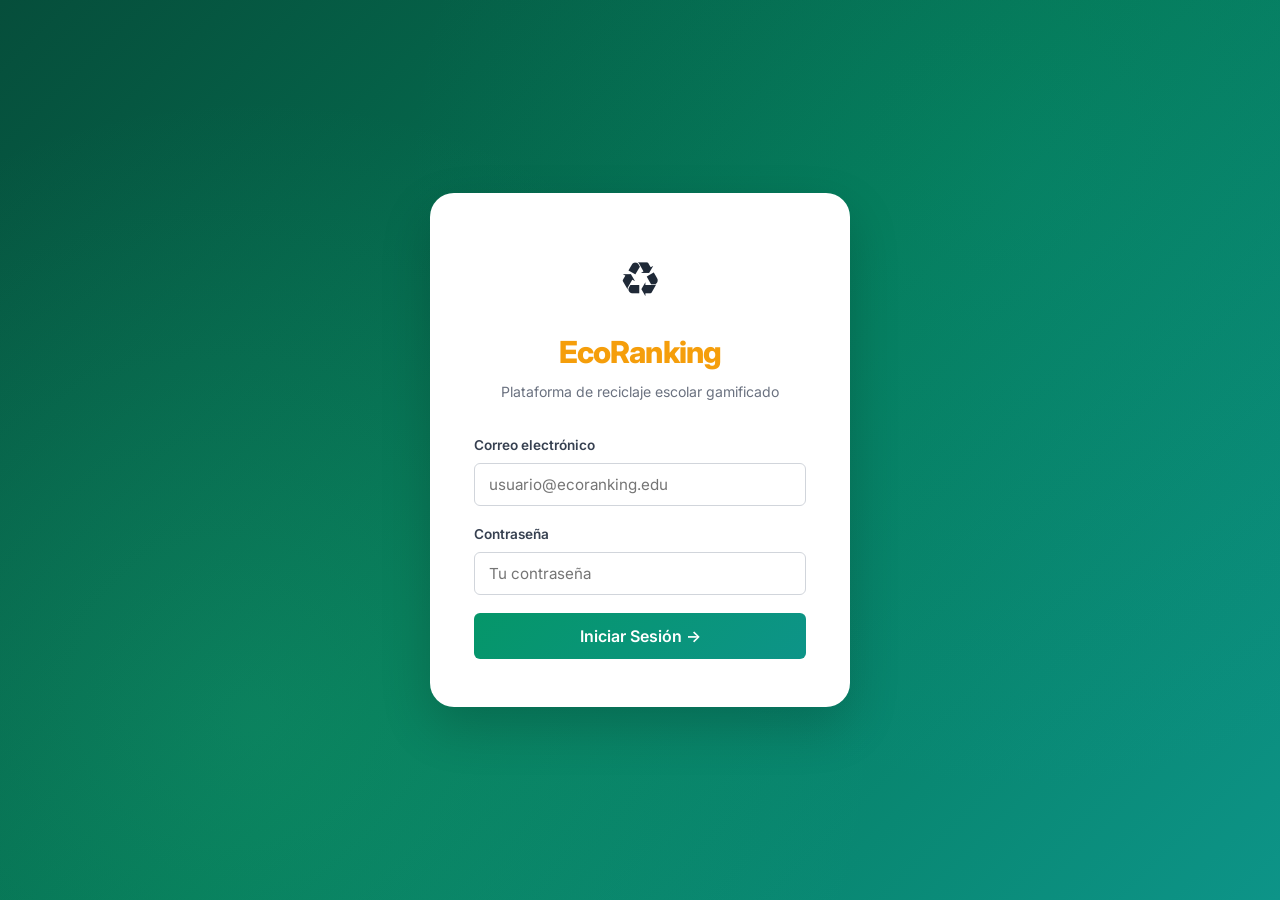
<file: ecoranking.html>
<!DOCTYPE html>
<html lang="es">
<head>
  <meta charset="UTF-8" />
  <meta name="viewport" content="width=device-width, initial-scale=1.0" />
  <title>EcoRanking — Sistema de Reciclaje Escolar</title>
  <meta name="description" content="Plataforma gamificada de reciclaje escolar. Estudiantes, directores de grupo y administrador." />
  <link rel="stylesheet" href="app.css" />
  <link rel="icon" href="data:image/svg+xml,<svg xmlns='http://www.w3.org/2000/svg' viewBox='0 0 100 100'><text y='.9em' font-size='90'>♻️</text></svg>" />
</head>
<body>

<!-- ═══════════════════════════════════════════
     PÁGINA DE LOGIN
═══════════════════════════════════════════ -->
<div id="login-page">
  <div class="login-card">

    <div class="login-logo">
      <span class="eco-icon">♻️</span>
      <h1><span>Eco</span><span style="color:var(--amber-500);">Ranking</span></h1>
      <p>Plataforma de reciclaje escolar gamificado</p>
    </div>

    <div id="login-error"></div>

    <form id="login-form">
      <div class="form-group">
        <label for="email">Correo electrónico</label>
        <input type="email" id="email" placeholder="usuario@ecoranking.edu" autocomplete="email" required />
      </div>
      <div class="form-group">
        <label for="password">Contraseña</label>
        <input type="password" id="password" placeholder="Tu contraseña" autocomplete="current-password" required />
      </div>
      <button type="submit" class="btn btn-primary">Iniciar Sesión →</button>
    </form>

  </div>
</div>

<!-- ═══════════════════════════════════════════
     APP PRINCIPAL
═══════════════════════════════════════════ -->
<div id="app-page">

  <!-- ── NAVBAR ── -->
  <nav class="navbar">
    <div class="navbar-brand">
      <span>♻️</span>
      <span><span class="brand-eco">Eco</span><span class="brand-rank">Ranking</span></span>
    </div>

    <div class="navbar-center" id="nav-tabs">
      <!-- Se genera dinámicamente según rol -->
    </div>

    <div class="navbar-right">
      <div class="user-pill">
        <div class="user-avatar" id="nav-avatar"></div>
        <div class="user-info">
          <div class="user-name" id="nav-name"></div>
          <div class="user-role" id="nav-role"></div>
        </div>
      </div>
      <button class="btn-logout" id="btn-logout">Salir</button>
    </div>
  </nav>

  <!-- ── CONTENIDO PRINCIPAL ── -->
  <main class="app-main">

    <!-- ====================================================
         VISTAS ESTUDIANTE
    ==================================================== -->
    <section class="page-section" id="est-dashboard"></section>
    <section class="page-section" id="est-ranking"></section>
    <section class="page-section" id="est-historial"></section>

    <!-- ====================================================
         VISTAS DIRECTOR DE GRUPO
    ==================================================== -->
    <section class="page-section" id="dir-salon"></section>
    <section class="page-section" id="dir-ranking"></section>
    <section class="page-section" id="dir-historial"></section>

    <!-- ====================================================
         VISTAS ADMINISTRADOR
    ==================================================== -->
    <section class="page-section" id="admin-dashboard"></section>
    <section class="page-section" id="admin-ranking"></section>
    <section class="page-section" id="admin-salones"></section>
    <section class="page-section" id="admin-puntos"></section>
    <section class="page-section" id="admin-historial"></section>
    <section class="page-section" id="admin-usuarios"></section>

  </main>
</div>

<!-- ── TOASTS ── -->
<div id="toast-container" class="toast-container"></div>

<script src="app.js"></script>
</body>
</html>
</file>
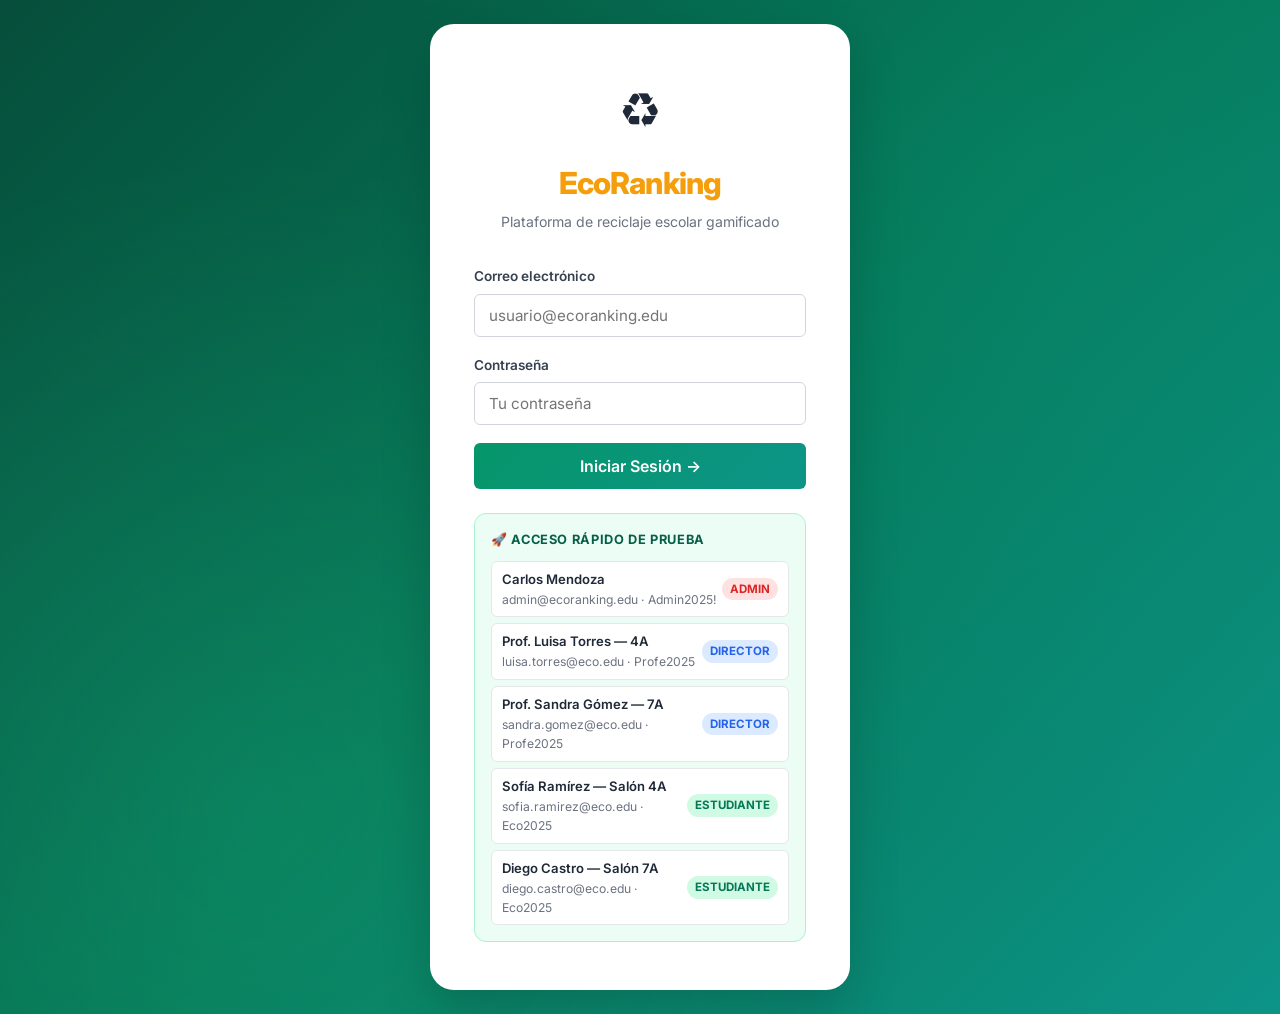
<file: code_sandbox_light_git_1b9f2f44_1794417684/ecoranking.html>
<!DOCTYPE html>
<html lang="es">
<head>
  <meta charset="UTF-8" />
  <meta name="viewport" content="width=device-width, initial-scale=1.0" />
  <title>EcoRanking — Sistema de Reciclaje Escolar</title>
  <meta name="description" content="Plataforma gamificada de reciclaje escolar. Estudiantes, directores de grupo y administrador." />
  <link rel="stylesheet" href="app.css" />
  <link rel="icon" href="data:image/svg+xml,<svg xmlns='http://www.w3.org/2000/svg' viewBox='0 0 100 100'><text y='.9em' font-size='90'>♻️</text></svg>" />
</head>
<body>

<!-- ═══════════════════════════════════════════
     PÁGINA DE LOGIN
═══════════════════════════════════════════ -->
<div id="login-page">
  <div class="login-card">

    <div class="login-logo">
      <span class="eco-icon">♻️</span>
      <h1><span>Eco</span><span style="color:var(--amber-500);">Ranking</span></h1>
      <p>Plataforma de reciclaje escolar gamificado</p>
    </div>

    <div id="login-error"></div>

    <form id="login-form">
      <div class="form-group">
        <label for="email">Correo electrónico</label>
        <input type="email" id="email" placeholder="usuario@ecoranking.edu" autocomplete="email" required />
      </div>
      <div class="form-group">
        <label for="password">Contraseña</label>
        <input type="password" id="password" placeholder="Tu contraseña" autocomplete="current-password" required />
      </div>
      <button type="submit" class="btn btn-primary">Iniciar Sesión →</button>
    </form>

    <!-- Acceso rápido demo -->
    <div class="login-demo">
      <h4>🚀 Acceso rápido de prueba</h4>

      <div class="demo-item" onclick="fillDemo('admin@ecoranking.edu','Admin2025!')">
        <div class="demo-info">
          <div class="demo-name">Carlos Mendoza</div>
          <div class="demo-email">admin@ecoranking.edu · Admin2025!</div>
        </div>
        <span class="demo-badge badge-admin">Admin</span>
      </div>

      <div class="demo-item" onclick="fillDemo('luisa.torres@eco.edu','Profe2025')">
        <div class="demo-info">
          <div class="demo-name">Prof. Luisa Torres — 4A</div>
          <div class="demo-email">luisa.torres@eco.edu · Profe2025</div>
        </div>
        <span class="demo-badge badge-director">Director</span>
      </div>

      <div class="demo-item" onclick="fillDemo('sandra.gomez@eco.edu','Profe2025')">
        <div class="demo-info">
          <div class="demo-name">Prof. Sandra Gómez — 7A</div>
          <div class="demo-email">sandra.gomez@eco.edu · Profe2025</div>
        </div>
        <span class="demo-badge badge-director">Director</span>
      </div>

      <div class="demo-item" onclick="fillDemo('sofia.ramirez@eco.edu','Eco2025')">
        <div class="demo-info">
          <div class="demo-name">Sofía Ramírez — Salón 4A</div>
          <div class="demo-email">sofia.ramirez@eco.edu · Eco2025</div>
        </div>
        <span class="demo-badge badge-student">Estudiante</span>
      </div>

      <div class="demo-item" onclick="fillDemo('diego.castro@eco.edu','Eco2025')">
        <div class="demo-info">
          <div class="demo-name">Diego Castro — Salón 7A</div>
          <div class="demo-email">diego.castro@eco.edu · Eco2025</div>
        </div>
        <span class="demo-badge badge-student">Estudiante</span>
      </div>

    </div>
  </div>
</div>

<!-- ═══════════════════════════════════════════
     APP PRINCIPAL
═══════════════════════════════════════════ -->
<div id="app-page">

  <!-- ── NAVBAR ── -->
  <nav class="navbar">
    <div class="navbar-brand">
      <span>♻️</span>
      <span><span class="brand-eco">Eco</span><span class="brand-rank">Ranking</span></span>
    </div>

    <div class="navbar-center" id="nav-tabs">
      <!-- Se genera dinámicamente según rol -->
    </div>

    <div class="navbar-right">
      <div class="user-pill">
        <div class="user-avatar" id="nav-avatar"></div>
        <div class="user-info">
          <div class="user-name" id="nav-name"></div>
          <div class="user-role" id="nav-role"></div>
        </div>
      </div>
      <button class="btn-logout" id="btn-logout">Salir</button>
    </div>
  </nav>

  <!-- ── CONTENIDO PRINCIPAL ── -->
  <main class="app-main">

    <!-- ====================================================
         VISTAS ESTUDIANTE
    ==================================================== -->
    <section class="page-section" id="est-dashboard"></section>
    <section class="page-section" id="est-ranking"></section>
    <section class="page-section" id="est-historial"></section>

    <!-- ====================================================
         VISTAS DIRECTOR DE GRUPO
    ==================================================== -->
    <section class="page-section" id="dir-salon"></section>
    <section class="page-section" id="dir-ranking"></section>
    <section class="page-section" id="dir-historial"></section>

    <!-- ====================================================
         VISTAS ADMINISTRADOR
    ==================================================== -->
    <section class="page-section" id="admin-dashboard"></section>
    <section class="page-section" id="admin-ranking"></section>
    <section class="page-section" id="admin-salones"></section>
    <section class="page-section" id="admin-puntos"></section>
    <section class="page-section" id="admin-historial"></section>
    <section class="page-section" id="admin-usuarios"></section>

  </main>
</div>

<!-- ── TOASTS ── -->
<div id="toast-container" class="toast-container"></div>

<script src="app.js"></script>
</body>
</html>
</file>
<file: app.css>
/* ================================================================
   EcoRanking App — Estilos principales
   ================================================================ */
@import url('https://fonts.googleapis.com/css2?family=Inter:wght@300;400;500;600;700;800&display=swap');

*, *::before, *::after { box-sizing: border-box; margin: 0; padding: 0; }

:root {
  --green-900: #064e3b;
  --green-800: #065f46;
  --green-700: #047857;
  --green-600: #059669;
  --green-500: #10b981;
  --green-400: #34d399;
  --green-200: #a7f3d0;
  --green-100: #d1fae5;
  --green-50:  #ecfdf5;

  --teal-700: #0f766e;
  --teal-600: #0d9488;
  --teal-500: #14b8a6;
  --teal-100: #ccfbf1;
  --teal-50:  #f0fdfa;

  --amber-600: #d97706;
  --amber-500: #f59e0b;
  --amber-400: #fbbf24;
  --amber-100: #fef3c7;
  --amber-50:  #fffbeb;

  --red-600:  #dc2626;
  --red-500:  #ef4444;
  --red-100:  #fee2e2;
  --red-50:   #fef2f2;

  --blue-600: #2563eb;
  --blue-500: #3b82f6;
  --blue-100: #dbeafe;
  --blue-50:  #eff6ff;

  --gray-900: #111827;
  --gray-800: #1f2937;
  --gray-700: #374151;
  --gray-600: #4b5563;
  --gray-500: #6b7280;
  --gray-400: #9ca3af;
  --gray-300: #d1d5db;
  --gray-200: #e5e7eb;
  --gray-100: #f3f4f6;
  --gray-50:  #f9fafb;
  --white:    #ffffff;

  --shadow-sm: 0 1px 3px rgba(0,0,0,.08);
  --shadow-md: 0 4px 16px rgba(0,0,0,.10);
  --shadow-lg: 0 10px 32px rgba(0,0,0,.13);
  --shadow-xl: 0 20px 50px rgba(0,0,0,.18);

  --radius-sm: 6px;
  --radius-md: 12px;
  --radius-lg: 18px;
  --radius-xl: 24px;

  --font: 'Inter', system-ui, sans-serif;
  --tr: .2s cubic-bezier(.4,0,.2,1);
}

html { font-size: 16px; scroll-behavior: smooth; }
body {
  font-family: var(--font);
  background: var(--gray-50);
  color: var(--gray-800);
  min-height: 100vh;
  line-height: 1.6;
}

/* ── Scrollbar ── */
::-webkit-scrollbar { width: 6px; }
::-webkit-scrollbar-track { background: var(--gray-100); }
::-webkit-scrollbar-thumb { background: var(--green-400); border-radius: 4px; }

/* ================================================================
   LOGIN
   ================================================================ */
#login-page {
  min-height: 100vh;
  display: flex;
  align-items: center;
  justify-content: center;
  background: linear-gradient(135deg, var(--green-900) 0%, var(--green-700) 50%, var(--teal-600) 100%);
  padding: 24px;
  position: relative;
  overflow: hidden;
}

#login-page::before {
  content: '';
  position: absolute;
  inset: 0;
  background: radial-gradient(circle at 20% 80%, rgba(52,211,153,.15) 0%, transparent 50%),
              radial-gradient(circle at 80% 20%, rgba(20,184,166,.1) 0%, transparent 50%);
}

.login-card {
  background: var(--white);
  border-radius: var(--radius-xl);
  box-shadow: var(--shadow-xl);
  padding: 48px 44px;
  width: 100%;
  max-width: 420px;
  position: relative;
  z-index: 1;
  animation: fadeInUp .4s ease;
}

@keyframes fadeInUp {
  from { opacity: 0; transform: translateY(20px); }
  to   { opacity: 1; transform: translateY(0); }
}

.login-logo {
  text-align: center;
  margin-bottom: 32px;
}

.login-logo .eco-icon {
  font-size: 3rem;
  display: block;
  margin-bottom: 10px;
}

.login-logo h1 {
  font-size: 1.9rem;
  font-weight: 800;
  color: var(--green-800);
  letter-spacing: -0.03em;
}

.login-logo h1 span { color: var(--amber-500); }

.login-logo p {
  font-size: 0.88rem;
  color: var(--gray-500);
  margin-top: 4px;
}

.form-group {
  margin-bottom: 18px;
}

.form-group label {
  display: block;
  font-size: 0.85rem;
  font-weight: 600;
  color: var(--gray-700);
  margin-bottom: 6px;
}

.form-group input, .form-group select, .form-group textarea {
  width: 100%;
  padding: 11px 14px;
  border: 1.5px solid var(--gray-300);
  border-radius: var(--radius-sm);
  font-size: 0.95rem;
  font-family: var(--font);
  color: var(--gray-800);
  background: var(--white);
  transition: var(--tr);
  outline: none;
}

.form-group input:focus, .form-group select:focus, .form-group textarea:focus {
  border-color: var(--green-500);
  box-shadow: 0 0 0 3px rgba(16,185,129,.12);
}

.form-group .input-hint {
  font-size: 0.76rem;
  color: var(--gray-400);
  margin-top: 4px;
}

.btn {
  display: inline-flex;
  align-items: center;
  justify-content: center;
  gap: 8px;
  padding: 11px 20px;
  border-radius: var(--radius-sm);
  font-size: 0.9rem;
  font-weight: 600;
  font-family: var(--font);
  cursor: pointer;
  border: none;
  transition: var(--tr);
  text-decoration: none;
  white-space: nowrap;
}

.btn-primary {
  background: linear-gradient(135deg, var(--green-600), var(--teal-600));
  color: white;
  width: 100%;
  padding: 13px;
  font-size: 1rem;
}
.btn-primary:hover { transform: translateY(-1px); box-shadow: 0 4px 14px rgba(16,185,129,.4); }
.btn-primary:active { transform: translateY(0); }

.btn-success { background: var(--green-500); color: white; }
.btn-success:hover { background: var(--green-600); }

.btn-danger  { background: var(--red-500); color: white; }
.btn-danger:hover  { background: var(--red-600); }

.btn-warning { background: var(--amber-500); color: white; }
.btn-warning:hover { background: var(--amber-600); }

.btn-secondary { background: var(--gray-200); color: var(--gray-700); }
.btn-secondary:hover { background: var(--gray-300); }

.btn-ghost { background: transparent; color: var(--green-700); border: 1.5px solid var(--green-300); }
.btn-ghost:hover { background: var(--green-50); }

.btn-sm { padding: 7px 14px; font-size: 0.82rem; }
.btn-lg { padding: 14px 28px; font-size: 1rem; }

#login-error {
  background: var(--red-50);
  border: 1px solid #fca5a5;
  color: var(--red-600);
  border-radius: var(--radius-sm);
  padding: 10px 14px;
  font-size: 0.88rem;
  margin-bottom: 16px;
  display: none;
}

/* ================================================================
   APP LAYOUT
   ================================================================ */
#app-page { display: none; min-height: 100vh; flex-direction: column; }
#app-page.visible { display: flex; }

/* ── Navbar ── */
.navbar {
  background: linear-gradient(135deg, var(--green-900), var(--green-800));
  color: white;
  padding: 0 24px;
  height: 64px;
  display: flex;
  align-items: center;
  gap: 16px;
  box-shadow: var(--shadow-md);
  position: sticky;
  top: 0;
  z-index: 100;
}

.navbar-brand {
  font-size: 1.3rem;
  font-weight: 800;
  letter-spacing: -0.02em;
  display: flex;
  align-items: center;
  gap: 8px;
}

.navbar-brand .brand-eco  { color: var(--green-300); }
.navbar-brand .brand-rank { color: var(--amber-400); }

.navbar-center {
  flex: 1;
  display: flex;
  align-items: center;
  gap: 4px;
}

.nav-tab {
  padding: 7px 14px;
  border-radius: 8px;
  font-size: 0.85rem;
  font-weight: 600;
  color: rgba(255,255,255,.65);
  cursor: pointer;
  transition: var(--tr);
  display: flex;
  align-items: center;
  gap: 6px;
  border: none;
  background: transparent;
  font-family: var(--font);
}

.nav-tab:hover { background: rgba(255,255,255,.1); color: white; }
.nav-tab.active { background: rgba(255,255,255,.15); color: white; }

.navbar-right {
  display: flex;
  align-items: center;
  gap: 12px;
}

.user-pill {
  display: flex;
  align-items: center;
  gap: 10px;
  background: rgba(255,255,255,.12);
  border-radius: 50px;
  padding: 6px 14px 6px 8px;
}

.user-avatar {
  width: 32px; height: 32px;
  border-radius: 50%;
  display: flex;
  align-items: center;
  justify-content: center;
  font-size: 1rem;
  font-weight: 700;
  color: white;
  flex-shrink: 0;
}

.avatar-admin    { background: linear-gradient(135deg, var(--red-500), #9333ea); }
.avatar-director { background: linear-gradient(135deg, var(--blue-500), var(--teal-600)); }
.avatar-student  { background: linear-gradient(135deg, var(--green-500), var(--teal-500)); }

.user-info { line-height: 1.2; }
.user-name { font-size: 0.82rem; font-weight: 600; color: white; }
.user-role { font-size: 0.72rem; color: rgba(255,255,255,.65); text-transform: uppercase; letter-spacing: .05em; }

.btn-logout {
  background: rgba(255,255,255,.12);
  border: 1px solid rgba(255,255,255,.2);
  color: white;
  border-radius: 8px;
  padding: 7px 12px;
  font-size: 0.82rem;
  font-weight: 600;
  cursor: pointer;
  transition: var(--tr);
  font-family: var(--font);
}
.btn-logout:hover { background: rgba(255,255,255,.22); }

/* ── Main content ── */
.app-main {
  flex: 1;
  padding: 28px 28px 48px;
  max-width: 1200px;
  margin: 0 auto;
  width: 100%;
}

/* ── Page sections ── */
.page-section { display: none; }
.page-section.active { display: block; animation: fadeInUp .3s ease; }

/* ── Page header ── */
.page-header {
  margin-bottom: 28px;
}

.page-header h2 {
  font-size: 1.6rem;
  font-weight: 800;
  color: var(--gray-900);
  letter-spacing: -0.02em;
  margin-bottom: 4px;
  display: flex;
  align-items: center;
  gap: 10px;
}

.page-header p {
  color: var(--gray-500);
  font-size: 0.92rem;
}

/* ================================================================
   CARDS Y COMPONENTES
   ================================================================ */
.card {
  background: var(--white);
  border-radius: var(--radius-lg);
  box-shadow: var(--shadow-sm);
  border: 1px solid var(--gray-200);
  overflow: hidden;
}

.card-header {
  padding: 18px 22px 16px;
  border-bottom: 1px solid var(--gray-100);
  display: flex;
  align-items: center;
  justify-content: space-between;
  gap: 12px;
}

.card-header h3 {
  font-size: 1rem;
  font-weight: 700;
  color: var(--gray-900);
  display: flex;
  align-items: center;
  gap: 8px;
}

.card-body { padding: 22px; }
.card-body-sm { padding: 16px 22px; }

/* ── KPI Stats ── */
.stats-grid {
  display: grid;
  grid-template-columns: repeat(auto-fit, minmax(180px, 1fr));
  gap: 16px;
  margin-bottom: 28px;
}

.stat-card {
  background: var(--white);
  border-radius: var(--radius-md);
  padding: 20px;
  border: 1px solid var(--gray-200);
  box-shadow: var(--shadow-sm);
  position: relative;
  overflow: hidden;
  transition: var(--tr);
}

.stat-card:hover { box-shadow: var(--shadow-md); transform: translateY(-2px); }

.stat-card::before {
  content: '';
  position: absolute;
  top: 0; left: 0; right: 0;
  height: 3px;
}

.stat-green::before  { background: linear-gradient(90deg, var(--green-500), var(--teal-500)); }
.stat-amber::before  { background: linear-gradient(90deg, var(--amber-500), var(--amber-400)); }
.stat-blue::before   { background: linear-gradient(90deg, var(--blue-500), var(--teal-500)); }
.stat-red::before    { background: linear-gradient(90deg, var(--red-500), #f97316); }

.stat-icon { font-size: 1.8rem; margin-bottom: 10px; }
.stat-value {
  font-size: 2rem;
  font-weight: 800;
  color: var(--gray-900);
  line-height: 1;
  margin-bottom: 4px;
}
.stat-label {
  font-size: 0.78rem;
  color: var(--gray-500);
  font-weight: 600;
  text-transform: uppercase;
  letter-spacing: .05em;
}
.stat-sub {
  font-size: 0.8rem;
  color: var(--green-600);
  font-weight: 500;
  margin-top: 4px;
}

/* ── Tables ── */
.eco-table {
  width: 100%;
  border-collapse: collapse;
  font-size: 0.9rem;
}

.eco-table th {
  background: var(--gray-50);
  color: var(--gray-600);
  font-size: 0.78rem;
  font-weight: 700;
  text-transform: uppercase;
  letter-spacing: .06em;
  padding: 11px 16px;
  text-align: left;
  border-bottom: 2px solid var(--gray-200);
}

.eco-table td {
  padding: 13px 16px;
  border-bottom: 1px solid var(--gray-100);
  color: var(--gray-700);
  vertical-align: middle;
}

.eco-table tr:last-child td { border-bottom: none; }
.eco-table tbody tr:hover td { background: var(--green-50); }

/* ── Badges ── */
.badge {
  display: inline-flex;
  align-items: center;
  gap: 4px;
  padding: 3px 10px;
  border-radius: 50px;
  font-size: 0.76rem;
  font-weight: 700;
  text-transform: uppercase;
  letter-spacing: .04em;
}

.badge-green   { background: var(--green-100);  color: var(--green-800); }
.badge-amber   { background: var(--amber-100);  color: var(--amber-600); }
.badge-red     { background: var(--red-100);    color: var(--red-600); }
.badge-blue    { background: var(--blue-100);   color: var(--blue-600); }
.badge-teal    { background: var(--teal-100);   color: var(--teal-700); }
.badge-gray    { background: var(--gray-100);   color: var(--gray-600); }

/* ── Ranking podio ── */
.ranking-list { display: flex; flex-direction: column; gap: 10px; }

.ranking-item {
  display: flex;
  align-items: center;
  gap: 14px;
  padding: 14px 18px;
  border-radius: var(--radius-md);
  border: 1px solid var(--gray-200);
  background: var(--white);
  transition: var(--tr);
}

.ranking-item:hover { box-shadow: var(--shadow-md); border-color: var(--green-300); }

.ranking-item.rank-1 { background: linear-gradient(135deg, #fffbeb, #fef3c7); border-color: var(--amber-400); }
.ranking-item.rank-2 { background: linear-gradient(135deg, #f9fafb, #f3f4f6); border-color: var(--gray-300); }
.ranking-item.rank-3 { background: linear-gradient(135deg, #fff7ed, #fed7aa); border-color: #f97316; }
.ranking-item.mine   { border-color: var(--green-500); background: var(--green-50); }

.rank-position {
  width: 36px; height: 36px;
  border-radius: 50%;
  display: flex;
  align-items: center;
  justify-content: center;
  font-size: 1rem;
  font-weight: 800;
  flex-shrink: 0;
}
.pos-1 { background: var(--amber-400); color: white; font-size: 1.2rem; }
.pos-2 { background: var(--gray-400); color: white; }
.pos-3 { background: #f97316; color: white; }
.pos-n { background: var(--gray-100); color: var(--gray-600); font-size: 0.88rem; }

.rank-info { flex: 1; }
.rank-name { font-weight: 700; color: var(--gray-900); font-size: 0.95rem; }
.rank-sub  { font-size: 0.78rem; color: var(--gray-500); margin-top: 1px; }

.rank-points {
  text-align: right;
}
.rank-pts-value {
  font-size: 1.4rem;
  font-weight: 800;
  color: var(--green-700);
  line-height: 1;
}
.rank-pts-label { font-size: 0.7rem; color: var(--gray-400); text-transform: uppercase; }

.rank-bar-wrap {
  width: 100px;
  background: var(--gray-100);
  border-radius: 10px;
  height: 6px;
  overflow: hidden;
}
.rank-bar {
  height: 100%;
  border-radius: 10px;
  background: linear-gradient(90deg, var(--green-500), var(--teal-500));
  transition: width .6s ease;
}

/* ── Grid layouts ── */
.grid-2 { display: grid; grid-template-columns: repeat(2, 1fr); gap: 20px; }
.grid-3 { display: grid; grid-template-columns: repeat(3, 1fr); gap: 20px; }

/* ── Historial de eventos ── */
.event-item {
  display: flex;
  align-items: flex-start;
  gap: 14px;
  padding: 14px 0;
  border-bottom: 1px solid var(--gray-100);
}
.event-item:last-child { border-bottom: none; }

.event-dot {
  width: 36px; height: 36px;
  border-radius: 50%;
  display: flex;
  align-items: center;
  justify-content: center;
  font-size: 1rem;
  flex-shrink: 0;
  margin-top: 1px;
}
.dot-recycle  { background: var(--green-100);  color: var(--green-700); }
.dot-penalty  { background: var(--red-100);    color: var(--red-600); }
.dot-bonus    { background: var(--amber-100);  color: var(--amber-600); }

.event-info { flex: 1; }
.event-title { font-weight: 600; color: var(--gray-800); font-size: 0.92rem; }
.event-meta  { font-size: 0.78rem; color: var(--gray-500); margin-top: 2px; }

.event-pts {
  font-weight: 800;
  font-size: 1rem;
}
.pts-pos { color: var(--green-600); }
.pts-neg { color: var(--red-500); }

/* ── Formulario de penalización / bonificación ── */
.modal-overlay {
  position: fixed;
  inset: 0;
  background: rgba(0,0,0,.45);
  backdrop-filter: blur(4px);
  z-index: 200;
  display: flex;
  align-items: center;
  justify-content: center;
  padding: 24px;
  animation: fadeIn .2s ease;
}

@keyframes fadeIn { from { opacity: 0; } to { opacity: 1; } }

.modal-box {
  background: var(--white);
  border-radius: var(--radius-xl);
  box-shadow: var(--shadow-xl);
  padding: 36px;
  width: 100%;
  max-width: 480px;
  animation: fadeInUp .25s ease;
}

.modal-box h3 {
  font-size: 1.15rem;
  font-weight: 800;
  color: var(--gray-900);
  margin-bottom: 20px;
  display: flex;
  align-items: center;
  gap: 8px;
}

.modal-actions {
  display: flex;
  gap: 10px;
  margin-top: 24px;
  justify-content: flex-end;
}

/* ── Tabs internas ── */
.inner-tabs {
  display: flex;
  gap: 4px;
  background: var(--gray-100);
  border-radius: var(--radius-sm);
  padding: 4px;
  margin-bottom: 20px;
  width: fit-content;
}

.inner-tab {
  padding: 8px 16px;
  border-radius: 6px;
  font-size: 0.85rem;
  font-weight: 600;
  cursor: pointer;
  border: none;
  background: transparent;
  color: var(--gray-500);
  font-family: var(--font);
  transition: var(--tr);
}

.inner-tab.active {
  background: var(--white);
  color: var(--green-700);
  box-shadow: var(--shadow-sm);
}

/* ── Toast notification ── */
.toast-container {
  position: fixed;
  bottom: 24px;
  right: 24px;
  z-index: 999;
  display: flex;
  flex-direction: column;
  gap: 10px;
}

.toast {
  background: var(--white);
  border-radius: var(--radius-md);
  box-shadow: var(--shadow-lg);
  padding: 14px 18px;
  display: flex;
  align-items: center;
  gap: 12px;
  font-size: 0.9rem;
  font-weight: 500;
  min-width: 280px;
  border-left: 4px solid;
  animation: slideInRight .3s ease;
}

@keyframes slideInRight {
  from { transform: translateX(120%); opacity: 0; }
  to   { transform: translateX(0);    opacity: 1; }
}

.toast-success { border-color: var(--green-500); }
.toast-error   { border-color: var(--red-500); }
.toast-warning { border-color: var(--amber-500); }
.toast-icon    { font-size: 1.3rem; }

/* ── Hero estudiante ── */
.student-hero {
  background: linear-gradient(135deg, var(--green-800), var(--teal-600));
  border-radius: var(--radius-xl);
  padding: 36px;
  color: white;
  margin-bottom: 28px;
  position: relative;
  overflow: hidden;
}

.student-hero::after {
  content: '♻️';
  position: absolute;
  right: 32px;
  top: 50%;
  transform: translateY(-50%);
  font-size: 5rem;
  opacity: .15;
}

.student-hero h2 {
  font-size: 1.5rem;
  font-weight: 800;
  margin-bottom: 6px;
}

.student-hero .hero-pts {
  font-size: 3.5rem;
  font-weight: 800;
  color: var(--green-300);
  line-height: 1;
  margin: 12px 0 4px;
}

.student-hero .hero-pts span {
  font-size: 1rem;
  font-weight: 500;
  color: rgba(255,255,255,.7);
}

.student-hero .hero-sub { font-size: 0.9rem; color: rgba(255,255,255,.75); }

/* ── Progreso / medalla ── */
.progress-ring-wrap {
  display: flex;
  align-items: center;
  justify-content: center;
  gap: 24px;
  flex-wrap: wrap;
  padding: 20px 0;
}

.medal-item {
  text-align: center;
  padding: 18px;
  border-radius: var(--radius-md);
  border: 1px solid var(--gray-200);
  min-width: 100px;
  transition: var(--tr);
}

.medal-item:hover { transform: translateY(-3px); box-shadow: var(--shadow-md); }
.medal-icon { font-size: 2rem; margin-bottom: 6px; }
.medal-label { font-size: 0.78rem; font-weight: 600; color: var(--gray-600); }
.medal-value { font-size: 1.2rem; font-weight: 800; color: var(--gray-900); }

/* ── Category badges ── */
.cat-a { background: var(--blue-100); color: var(--blue-600); }
.cat-b { background: var(--teal-100); color: var(--teal-700); }

/* ── Empty state ── */
.empty-state {
  text-align: center;
  padding: 48px 24px;
  color: var(--gray-400);
}

.empty-state .empty-icon { font-size: 3rem; margin-bottom: 12px; }
.empty-state p { font-size: 0.92rem; }

/* ── Loading ── */
.loading-dots {
  display: flex;
  gap: 6px;
  justify-content: center;
  padding: 20px;
}

.loading-dots span {
  width: 8px; height: 8px;
  border-radius: 50%;
  background: var(--green-400);
  animation: bounce 1.2s ease-in-out infinite;
}
.loading-dots span:nth-child(2) { animation-delay: .15s; }
.loading-dots span:nth-child(3) { animation-delay: .3s; }

@keyframes bounce {
  0%, 80%, 100% { transform: scale(0); }
  40% { transform: scale(1); }
}

/* ── Admin panel special ── */
.action-bar {
  display: flex;
  align-items: center;
  justify-content: space-between;
  gap: 12px;
  margin-bottom: 18px;
  flex-wrap: wrap;
}

.search-box {
  display: flex;
  align-items: center;
  gap: 8px;
  background: var(--white);
  border: 1.5px solid var(--gray-300);
  border-radius: var(--radius-sm);
  padding: 8px 14px;
  flex: 1;
  max-width: 320px;
  transition: var(--tr);
}

.search-box:focus-within { border-color: var(--green-500); box-shadow: 0 0 0 3px rgba(16,185,129,.1); }
.search-box input { border: none; outline: none; font-size: 0.9rem; font-family: var(--font); flex: 1; }
.search-box .search-icon { color: var(--gray-400); }

/* ── Responsive ── */
@media (max-width: 900px) {
  .grid-2, .grid-3 { grid-template-columns: 1fr; }
  .app-main { padding: 20px 16px 48px; }
}

@media (max-width: 640px) {
  .navbar { padding: 0 14px; }
  .navbar-center { display: none; }
  .user-info { display: none; }
  .stats-grid { grid-template-columns: repeat(2, 1fr); }
  .eco-table th:nth-child(n+4),
  .eco-table td:nth-child(n+4) { display: none; }
  .student-hero { padding: 24px; }
  .student-hero .hero-pts { font-size: 2.5rem; }
}

.divider { height: 1px; background: var(--gray-100); margin: 20px 0; }

.text-muted { color: var(--gray-500); font-size: 0.88rem; }
.text-right { text-align: right; }
.flex-row { display: flex; align-items: center; gap: 10px; }
.mb-16 { margin-bottom: 16px; }
.mb-24 { margin-bottom: 24px; }
.fw-7 { font-weight: 700; }
.fw-8 { font-weight: 800; }
</file>
<file: code_sandbox_light_git_1b9f2f44_1794417684/app.css>
/* ================================================================
   EcoRanking App — Estilos principales
   ================================================================ */
@import url('https://fonts.googleapis.com/css2?family=Inter:wght@300;400;500;600;700;800&display=swap');

*, *::before, *::after { box-sizing: border-box; margin: 0; padding: 0; }

:root {
  --green-900: #064e3b;
  --green-800: #065f46;
  --green-700: #047857;
  --green-600: #059669;
  --green-500: #10b981;
  --green-400: #34d399;
  --green-200: #a7f3d0;
  --green-100: #d1fae5;
  --green-50:  #ecfdf5;

  --teal-700: #0f766e;
  --teal-600: #0d9488;
  --teal-500: #14b8a6;
  --teal-100: #ccfbf1;
  --teal-50:  #f0fdfa;

  --amber-600: #d97706;
  --amber-500: #f59e0b;
  --amber-400: #fbbf24;
  --amber-100: #fef3c7;
  --amber-50:  #fffbeb;

  --red-600:  #dc2626;
  --red-500:  #ef4444;
  --red-100:  #fee2e2;
  --red-50:   #fef2f2;

  --blue-600: #2563eb;
  --blue-500: #3b82f6;
  --blue-100: #dbeafe;
  --blue-50:  #eff6ff;

  --gray-900: #111827;
  --gray-800: #1f2937;
  --gray-700: #374151;
  --gray-600: #4b5563;
  --gray-500: #6b7280;
  --gray-400: #9ca3af;
  --gray-300: #d1d5db;
  --gray-200: #e5e7eb;
  --gray-100: #f3f4f6;
  --gray-50:  #f9fafb;
  --white:    #ffffff;

  --shadow-sm: 0 1px 3px rgba(0,0,0,.08);
  --shadow-md: 0 4px 16px rgba(0,0,0,.10);
  --shadow-lg: 0 10px 32px rgba(0,0,0,.13);
  --shadow-xl: 0 20px 50px rgba(0,0,0,.18);

  --radius-sm: 6px;
  --radius-md: 12px;
  --radius-lg: 18px;
  --radius-xl: 24px;

  --font: 'Inter', system-ui, sans-serif;
  --tr: .2s cubic-bezier(.4,0,.2,1);
}

html { font-size: 16px; scroll-behavior: smooth; }
body {
  font-family: var(--font);
  background: var(--gray-50);
  color: var(--gray-800);
  min-height: 100vh;
  line-height: 1.6;
}

/* ── Scrollbar ── */
::-webkit-scrollbar { width: 6px; }
::-webkit-scrollbar-track { background: var(--gray-100); }
::-webkit-scrollbar-thumb { background: var(--green-400); border-radius: 4px; }

/* ================================================================
   LOGIN
   ================================================================ */
#login-page {
  min-height: 100vh;
  display: flex;
  align-items: center;
  justify-content: center;
  background: linear-gradient(135deg, var(--green-900) 0%, var(--green-700) 50%, var(--teal-600) 100%);
  padding: 24px;
  position: relative;
  overflow: hidden;
}

#login-page::before {
  content: '';
  position: absolute;
  inset: 0;
  background: radial-gradient(circle at 20% 80%, rgba(52,211,153,.15) 0%, transparent 50%),
              radial-gradient(circle at 80% 20%, rgba(20,184,166,.1) 0%, transparent 50%);
}

.login-card {
  background: var(--white);
  border-radius: var(--radius-xl);
  box-shadow: var(--shadow-xl);
  padding: 48px 44px;
  width: 100%;
  max-width: 420px;
  position: relative;
  z-index: 1;
  animation: fadeInUp .4s ease;
}

@keyframes fadeInUp {
  from { opacity: 0; transform: translateY(20px); }
  to   { opacity: 1; transform: translateY(0); }
}

.login-logo {
  text-align: center;
  margin-bottom: 32px;
}

.login-logo .eco-icon {
  font-size: 3rem;
  display: block;
  margin-bottom: 10px;
}

.login-logo h1 {
  font-size: 1.9rem;
  font-weight: 800;
  color: var(--green-800);
  letter-spacing: -0.03em;
}

.login-logo h1 span { color: var(--amber-500); }

.login-logo p {
  font-size: 0.88rem;
  color: var(--gray-500);
  margin-top: 4px;
}

.form-group {
  margin-bottom: 18px;
}

.form-group label {
  display: block;
  font-size: 0.85rem;
  font-weight: 600;
  color: var(--gray-700);
  margin-bottom: 6px;
}

.form-group input, .form-group select, .form-group textarea {
  width: 100%;
  padding: 11px 14px;
  border: 1.5px solid var(--gray-300);
  border-radius: var(--radius-sm);
  font-size: 0.95rem;
  font-family: var(--font);
  color: var(--gray-800);
  background: var(--white);
  transition: var(--tr);
  outline: none;
}

.form-group input:focus, .form-group select:focus, .form-group textarea:focus {
  border-color: var(--green-500);
  box-shadow: 0 0 0 3px rgba(16,185,129,.12);
}

.form-group .input-hint {
  font-size: 0.76rem;
  color: var(--gray-400);
  margin-top: 4px;
}

.btn {
  display: inline-flex;
  align-items: center;
  justify-content: center;
  gap: 8px;
  padding: 11px 20px;
  border-radius: var(--radius-sm);
  font-size: 0.9rem;
  font-weight: 600;
  font-family: var(--font);
  cursor: pointer;
  border: none;
  transition: var(--tr);
  text-decoration: none;
  white-space: nowrap;
}

.btn-primary {
  background: linear-gradient(135deg, var(--green-600), var(--teal-600));
  color: white;
  width: 100%;
  padding: 13px;
  font-size: 1rem;
}
.btn-primary:hover { transform: translateY(-1px); box-shadow: 0 4px 14px rgba(16,185,129,.4); }
.btn-primary:active { transform: translateY(0); }

.btn-success { background: var(--green-500); color: white; }
.btn-success:hover { background: var(--green-600); }

.btn-danger  { background: var(--red-500); color: white; }
.btn-danger:hover  { background: var(--red-600); }

.btn-warning { background: var(--amber-500); color: white; }
.btn-warning:hover { background: var(--amber-600); }

.btn-secondary { background: var(--gray-200); color: var(--gray-700); }
.btn-secondary:hover { background: var(--gray-300); }

.btn-ghost { background: transparent; color: var(--green-700); border: 1.5px solid var(--green-300); }
.btn-ghost:hover { background: var(--green-50); }

.btn-sm { padding: 7px 14px; font-size: 0.82rem; }
.btn-lg { padding: 14px 28px; font-size: 1rem; }

.login-demo {
  margin-top: 24px;
  padding: 16px;
  background: var(--green-50);
  border: 1px solid var(--green-200);
  border-radius: var(--radius-md);
}

.login-demo h4 {
  font-size: 0.8rem;
  font-weight: 700;
  color: var(--green-800);
  margin-bottom: 10px;
  text-transform: uppercase;
  letter-spacing: .05em;
}

.demo-item {
  display: flex;
  align-items: center;
  justify-content: space-between;
  padding: 7px 10px;
  background: white;
  border-radius: 6px;
  margin-bottom: 6px;
  cursor: pointer;
  border: 1px solid var(--gray-200);
  transition: var(--tr);
}
.demo-item:hover { border-color: var(--green-400); background: var(--green-50); }
.demo-item:last-child { margin-bottom: 0; }

.demo-item .demo-info { font-size: 0.82rem; }
.demo-item .demo-name { font-weight: 600; color: var(--gray-800); }
.demo-item .demo-email { color: var(--gray-500); font-size: 0.76rem; }
.demo-item .demo-badge {
  font-size: 0.72rem;
  font-weight: 700;
  padding: 2px 8px;
  border-radius: 50px;
  text-transform: uppercase;
}
.badge-admin    { background: var(--red-100);   color: var(--red-600); }
.badge-director { background: var(--blue-100);  color: var(--blue-600); }
.badge-student  { background: var(--green-100); color: var(--green-700); }

#login-error {
  background: var(--red-50);
  border: 1px solid #fca5a5;
  color: var(--red-600);
  border-radius: var(--radius-sm);
  padding: 10px 14px;
  font-size: 0.88rem;
  margin-bottom: 16px;
  display: none;
}

/* ================================================================
   APP LAYOUT
   ================================================================ */
#app-page { display: none; min-height: 100vh; flex-direction: column; }
#app-page.visible { display: flex; }

/* ── Navbar ── */
.navbar {
  background: linear-gradient(135deg, var(--green-900), var(--green-800));
  color: white;
  padding: 0 24px;
  height: 64px;
  display: flex;
  align-items: center;
  gap: 16px;
  box-shadow: var(--shadow-md);
  position: sticky;
  top: 0;
  z-index: 100;
}

.navbar-brand {
  font-size: 1.3rem;
  font-weight: 800;
  letter-spacing: -0.02em;
  display: flex;
  align-items: center;
  gap: 8px;
}

.navbar-brand .brand-eco  { color: var(--green-300); }
.navbar-brand .brand-rank { color: var(--amber-400); }

.navbar-center {
  flex: 1;
  display: flex;
  align-items: center;
  gap: 4px;
}

.nav-tab {
  padding: 7px 14px;
  border-radius: 8px;
  font-size: 0.85rem;
  font-weight: 600;
  color: rgba(255,255,255,.65);
  cursor: pointer;
  transition: var(--tr);
  display: flex;
  align-items: center;
  gap: 6px;
  border: none;
  background: transparent;
  font-family: var(--font);
}

.nav-tab:hover { background: rgba(255,255,255,.1); color: white; }
.nav-tab.active { background: rgba(255,255,255,.15); color: white; }

.navbar-right {
  display: flex;
  align-items: center;
  gap: 12px;
}

.user-pill {
  display: flex;
  align-items: center;
  gap: 10px;
  background: rgba(255,255,255,.12);
  border-radius: 50px;
  padding: 6px 14px 6px 8px;
}

.user-avatar {
  width: 32px; height: 32px;
  border-radius: 50%;
  display: flex;
  align-items: center;
  justify-content: center;
  font-size: 1rem;
  font-weight: 700;
  color: white;
  flex-shrink: 0;
}

.avatar-admin    { background: linear-gradient(135deg, var(--red-500), #9333ea); }
.avatar-director { background: linear-gradient(135deg, var(--blue-500), var(--teal-600)); }
.avatar-student  { background: linear-gradient(135deg, var(--green-500), var(--teal-500)); }

.user-info { line-height: 1.2; }
.user-name { font-size: 0.82rem; font-weight: 600; color: white; }
.user-role { font-size: 0.72rem; color: rgba(255,255,255,.65); text-transform: uppercase; letter-spacing: .05em; }

.btn-logout {
  background: rgba(255,255,255,.12);
  border: 1px solid rgba(255,255,255,.2);
  color: white;
  border-radius: 8px;
  padding: 7px 12px;
  font-size: 0.82rem;
  font-weight: 600;
  cursor: pointer;
  transition: var(--tr);
  font-family: var(--font);
}
.btn-logout:hover { background: rgba(255,255,255,.22); }

/* ── Main content ── */
.app-main {
  flex: 1;
  padding: 28px 28px 48px;
  max-width: 1200px;
  margin: 0 auto;
  width: 100%;
}

/* ── Page sections ── */
.page-section { display: none; }
.page-section.active { display: block; animation: fadeInUp .3s ease; }

/* ── Page header ── */
.page-header {
  margin-bottom: 28px;
}

.page-header h2 {
  font-size: 1.6rem;
  font-weight: 800;
  color: var(--gray-900);
  letter-spacing: -0.02em;
  margin-bottom: 4px;
  display: flex;
  align-items: center;
  gap: 10px;
}

.page-header p {
  color: var(--gray-500);
  font-size: 0.92rem;
}

/* ================================================================
   CARDS Y COMPONENTES
   ================================================================ */
.card {
  background: var(--white);
  border-radius: var(--radius-lg);
  box-shadow: var(--shadow-sm);
  border: 1px solid var(--gray-200);
  overflow: hidden;
}

.card-header {
  padding: 18px 22px 16px;
  border-bottom: 1px solid var(--gray-100);
  display: flex;
  align-items: center;
  justify-content: space-between;
  gap: 12px;
}

.card-header h3 {
  font-size: 1rem;
  font-weight: 700;
  color: var(--gray-900);
  display: flex;
  align-items: center;
  gap: 8px;
}

.card-body { padding: 22px; }
.card-body-sm { padding: 16px 22px; }

/* ── KPI Stats ── */
.stats-grid {
  display: grid;
  grid-template-columns: repeat(auto-fit, minmax(180px, 1fr));
  gap: 16px;
  margin-bottom: 28px;
}

.stat-card {
  background: var(--white);
  border-radius: var(--radius-md);
  padding: 20px;
  border: 1px solid var(--gray-200);
  box-shadow: var(--shadow-sm);
  position: relative;
  overflow: hidden;
  transition: var(--tr);
}

.stat-card:hover { box-shadow: var(--shadow-md); transform: translateY(-2px); }

.stat-card::before {
  content: '';
  position: absolute;
  top: 0; left: 0; right: 0;
  height: 3px;
}

.stat-green::before  { background: linear-gradient(90deg, var(--green-500), var(--teal-500)); }
.stat-amber::before  { background: linear-gradient(90deg, var(--amber-500), var(--amber-400)); }
.stat-blue::before   { background: linear-gradient(90deg, var(--blue-500), var(--teal-500)); }
.stat-red::before    { background: linear-gradient(90deg, var(--red-500), #f97316); }

.stat-icon { font-size: 1.8rem; margin-bottom: 10px; }
.stat-value {
  font-size: 2rem;
  font-weight: 800;
  color: var(--gray-900);
  line-height: 1;
  margin-bottom: 4px;
}
.stat-label {
  font-size: 0.78rem;
  color: var(--gray-500);
  font-weight: 600;
  text-transform: uppercase;
  letter-spacing: .05em;
}
.stat-sub {
  font-size: 0.8rem;
  color: var(--green-600);
  font-weight: 500;
  margin-top: 4px;
}

/* ── Tables ── */
.eco-table {
  width: 100%;
  border-collapse: collapse;
  font-size: 0.9rem;
}

.eco-table th {
  background: var(--gray-50);
  color: var(--gray-600);
  font-size: 0.78rem;
  font-weight: 700;
  text-transform: uppercase;
  letter-spacing: .06em;
  padding: 11px 16px;
  text-align: left;
  border-bottom: 2px solid var(--gray-200);
}

.eco-table td {
  padding: 13px 16px;
  border-bottom: 1px solid var(--gray-100);
  color: var(--gray-700);
  vertical-align: middle;
}

.eco-table tr:last-child td { border-bottom: none; }
.eco-table tbody tr:hover td { background: var(--green-50); }

/* ── Badges ── */
.badge {
  display: inline-flex;
  align-items: center;
  gap: 4px;
  padding: 3px 10px;
  border-radius: 50px;
  font-size: 0.76rem;
  font-weight: 700;
  text-transform: uppercase;
  letter-spacing: .04em;
}

.badge-green   { background: var(--green-100);  color: var(--green-800); }
.badge-amber   { background: var(--amber-100);  color: var(--amber-600); }
.badge-red     { background: var(--red-100);    color: var(--red-600); }
.badge-blue    { background: var(--blue-100);   color: var(--blue-600); }
.badge-teal    { background: var(--teal-100);   color: var(--teal-700); }
.badge-gray    { background: var(--gray-100);   color: var(--gray-600); }

/* ── Ranking podio ── */
.ranking-list { display: flex; flex-direction: column; gap: 10px; }

.ranking-item {
  display: flex;
  align-items: center;
  gap: 14px;
  padding: 14px 18px;
  border-radius: var(--radius-md);
  border: 1px solid var(--gray-200);
  background: var(--white);
  transition: var(--tr);
}

.ranking-item:hover { box-shadow: var(--shadow-md); border-color: var(--green-300); }

.ranking-item.rank-1 { background: linear-gradient(135deg, #fffbeb, #fef3c7); border-color: var(--amber-400); }
.ranking-item.rank-2 { background: linear-gradient(135deg, #f9fafb, #f3f4f6); border-color: var(--gray-300); }
.ranking-item.rank-3 { background: linear-gradient(135deg, #fff7ed, #fed7aa); border-color: #f97316; }
.ranking-item.mine   { border-color: var(--green-500); background: var(--green-50); }

.rank-position {
  width: 36px; height: 36px;
  border-radius: 50%;
  display: flex;
  align-items: center;
  justify-content: center;
  font-size: 1rem;
  font-weight: 800;
  flex-shrink: 0;
}
.pos-1 { background: var(--amber-400); color: white; font-size: 1.2rem; }
.pos-2 { background: var(--gray-400); color: white; }
.pos-3 { background: #f97316; color: white; }
.pos-n { background: var(--gray-100); color: var(--gray-600); font-size: 0.88rem; }

.rank-info { flex: 1; }
.rank-name { font-weight: 700; color: var(--gray-900); font-size: 0.95rem; }
.rank-sub  { font-size: 0.78rem; color: var(--gray-500); margin-top: 1px; }

.rank-points {
  text-align: right;
}
.rank-pts-value {
  font-size: 1.4rem;
  font-weight: 800;
  color: var(--green-700);
  line-height: 1;
}
.rank-pts-label { font-size: 0.7rem; color: var(--gray-400); text-transform: uppercase; }

.rank-bar-wrap {
  width: 100px;
  background: var(--gray-100);
  border-radius: 10px;
  height: 6px;
  overflow: hidden;
}
.rank-bar {
  height: 100%;
  border-radius: 10px;
  background: linear-gradient(90deg, var(--green-500), var(--teal-500));
  transition: width .6s ease;
}

/* ── Grid layouts ── */
.grid-2 { display: grid; grid-template-columns: repeat(2, 1fr); gap: 20px; }
.grid-3 { display: grid; grid-template-columns: repeat(3, 1fr); gap: 20px; }

/* ── Historial de eventos ── */
.event-item {
  display: flex;
  align-items: flex-start;
  gap: 14px;
  padding: 14px 0;
  border-bottom: 1px solid var(--gray-100);
}
.event-item:last-child { border-bottom: none; }

.event-dot {
  width: 36px; height: 36px;
  border-radius: 50%;
  display: flex;
  align-items: center;
  justify-content: center;
  font-size: 1rem;
  flex-shrink: 0;
  margin-top: 1px;
}
.dot-recycle  { background: var(--green-100);  color: var(--green-700); }
.dot-penalty  { background: var(--red-100);    color: var(--red-600); }
.dot-bonus    { background: var(--amber-100);  color: var(--amber-600); }

.event-info { flex: 1; }
.event-title { font-weight: 600; color: var(--gray-800); font-size: 0.92rem; }
.event-meta  { font-size: 0.78rem; color: var(--gray-500); margin-top: 2px; }

.event-pts {
  font-weight: 800;
  font-size: 1rem;
}
.pts-pos { color: var(--green-600); }
.pts-neg { color: var(--red-500); }

/* ── Formulario de penalización / bonificación ── */
.modal-overlay {
  position: fixed;
  inset: 0;
  background: rgba(0,0,0,.45);
  backdrop-filter: blur(4px);
  z-index: 200;
  display: flex;
  align-items: center;
  justify-content: center;
  padding: 24px;
  animation: fadeIn .2s ease;
}

@keyframes fadeIn { from { opacity: 0; } to { opacity: 1; } }

.modal-box {
  background: var(--white);
  border-radius: var(--radius-xl);
  box-shadow: var(--shadow-xl);
  padding: 36px;
  width: 100%;
  max-width: 480px;
  animation: fadeInUp .25s ease;
}

.modal-box h3 {
  font-size: 1.15rem;
  font-weight: 800;
  color: var(--gray-900);
  margin-bottom: 20px;
  display: flex;
  align-items: center;
  gap: 8px;
}

.modal-actions {
  display: flex;
  gap: 10px;
  margin-top: 24px;
  justify-content: flex-end;
}

/* ── Tabs internas ── */
.inner-tabs {
  display: flex;
  gap: 4px;
  background: var(--gray-100);
  border-radius: var(--radius-sm);
  padding: 4px;
  margin-bottom: 20px;
  width: fit-content;
}

.inner-tab {
  padding: 8px 16px;
  border-radius: 6px;
  font-size: 0.85rem;
  font-weight: 600;
  cursor: pointer;
  border: none;
  background: transparent;
  color: var(--gray-500);
  font-family: var(--font);
  transition: var(--tr);
}

.inner-tab.active {
  background: var(--white);
  color: var(--green-700);
  box-shadow: var(--shadow-sm);
}

/* ── Toast notification ── */
.toast-container {
  position: fixed;
  bottom: 24px;
  right: 24px;
  z-index: 999;
  display: flex;
  flex-direction: column;
  gap: 10px;
}

.toast {
  background: var(--white);
  border-radius: var(--radius-md);
  box-shadow: var(--shadow-lg);
  padding: 14px 18px;
  display: flex;
  align-items: center;
  gap: 12px;
  font-size: 0.9rem;
  font-weight: 500;
  min-width: 280px;
  border-left: 4px solid;
  animation: slideInRight .3s ease;
}

@keyframes slideInRight {
  from { transform: translateX(120%); opacity: 0; }
  to   { transform: translateX(0);    opacity: 1; }
}

.toast-success { border-color: var(--green-500); }
.toast-error   { border-color: var(--red-500); }
.toast-warning { border-color: var(--amber-500); }
.toast-icon    { font-size: 1.3rem; }

/* ── Hero estudiante ── */
.student-hero {
  background: linear-gradient(135deg, var(--green-800), var(--teal-600));
  border-radius: var(--radius-xl);
  padding: 36px;
  color: white;
  margin-bottom: 28px;
  position: relative;
  overflow: hidden;
}

.student-hero::after {
  content: '♻️';
  position: absolute;
  right: 32px;
  top: 50%;
  transform: translateY(-50%);
  font-size: 5rem;
  opacity: .15;
}

.student-hero h2 {
  font-size: 1.5rem;
  font-weight: 800;
  margin-bottom: 6px;
}

.student-hero .hero-pts {
  font-size: 3.5rem;
  font-weight: 800;
  color: var(--green-300);
  line-height: 1;
  margin: 12px 0 4px;
}

.student-hero .hero-pts span {
  font-size: 1rem;
  font-weight: 500;
  color: rgba(255,255,255,.7);
}

.student-hero .hero-sub { font-size: 0.9rem; color: rgba(255,255,255,.75); }

/* ── Progreso / medalla ── */
.progress-ring-wrap {
  display: flex;
  align-items: center;
  justify-content: center;
  gap: 24px;
  flex-wrap: wrap;
  padding: 20px 0;
}

.medal-item {
  text-align: center;
  padding: 18px;
  border-radius: var(--radius-md);
  border: 1px solid var(--gray-200);
  min-width: 100px;
  transition: var(--tr);
}

.medal-item:hover { transform: translateY(-3px); box-shadow: var(--shadow-md); }
.medal-icon { font-size: 2rem; margin-bottom: 6px; }
.medal-label { font-size: 0.78rem; font-weight: 600; color: var(--gray-600); }
.medal-value { font-size: 1.2rem; font-weight: 800; color: var(--gray-900); }

/* ── Category badges ── */
.cat-a { background: var(--blue-100); color: var(--blue-600); }
.cat-b { background: var(--teal-100); color: var(--teal-700); }

/* ── Empty state ── */
.empty-state {
  text-align: center;
  padding: 48px 24px;
  color: var(--gray-400);
}

.empty-state .empty-icon { font-size: 3rem; margin-bottom: 12px; }
.empty-state p { font-size: 0.92rem; }

/* ── Loading ── */
.loading-dots {
  display: flex;
  gap: 6px;
  justify-content: center;
  padding: 20px;
}

.loading-dots span {
  width: 8px; height: 8px;
  border-radius: 50%;
  background: var(--green-400);
  animation: bounce 1.2s ease-in-out infinite;
}
.loading-dots span:nth-child(2) { animation-delay: .15s; }
.loading-dots span:nth-child(3) { animation-delay: .3s; }

@keyframes bounce {
  0%, 80%, 100% { transform: scale(0); }
  40% { transform: scale(1); }
}

/* ── Admin panel special ── */
.action-bar {
  display: flex;
  align-items: center;
  justify-content: space-between;
  gap: 12px;
  margin-bottom: 18px;
  flex-wrap: wrap;
}

.search-box {
  display: flex;
  align-items: center;
  gap: 8px;
  background: var(--white);
  border: 1.5px solid var(--gray-300);
  border-radius: var(--radius-sm);
  padding: 8px 14px;
  flex: 1;
  max-width: 320px;
  transition: var(--tr);
}

.search-box:focus-within { border-color: var(--green-500); box-shadow: 0 0 0 3px rgba(16,185,129,.1); }
.search-box input { border: none; outline: none; font-size: 0.9rem; font-family: var(--font); flex: 1; }
.search-box .search-icon { color: var(--gray-400); }

/* ── Responsive ── */
@media (max-width: 900px) {
  .grid-2, .grid-3 { grid-template-columns: 1fr; }
  .app-main { padding: 20px 16px 48px; }
}

@media (max-width: 640px) {
  .navbar { padding: 0 14px; }
  .navbar-center { display: none; }
  .user-info { display: none; }
  .stats-grid { grid-template-columns: repeat(2, 1fr); }
  .eco-table th:nth-child(n+4),
  .eco-table td:nth-child(n+4) { display: none; }
  .student-hero { padding: 24px; }
  .student-hero .hero-pts { font-size: 2.5rem; }
}

.divider { height: 1px; background: var(--gray-100); margin: 20px 0; }

.text-muted { color: var(--gray-500); font-size: 0.88rem; }
.text-right { text-align: right; }
.flex-row { display: flex; align-items: center; gap: 10px; }
.mb-16 { margin-bottom: 16px; }
.mb-24 { margin-bottom: 24px; }
.fw-7 { font-weight: 700; }
.fw-8 { font-weight: 800; }
</file>
